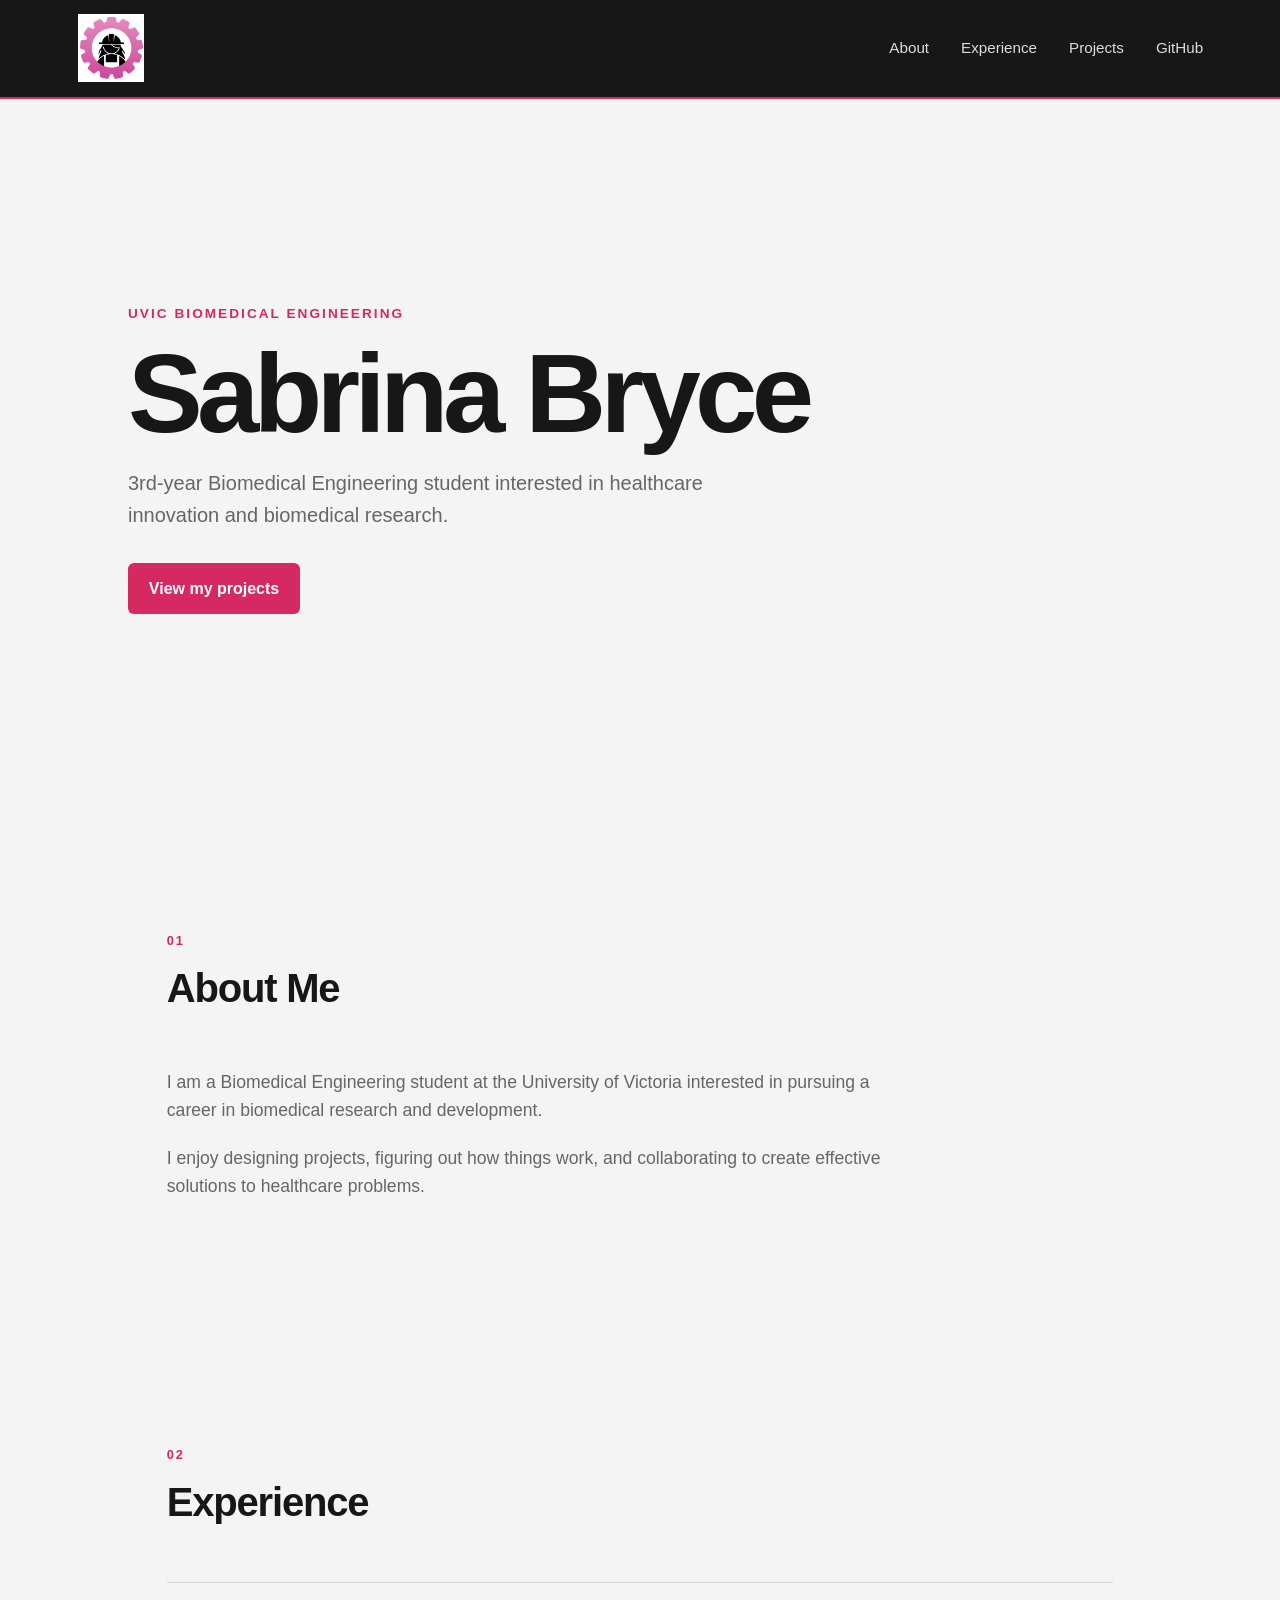
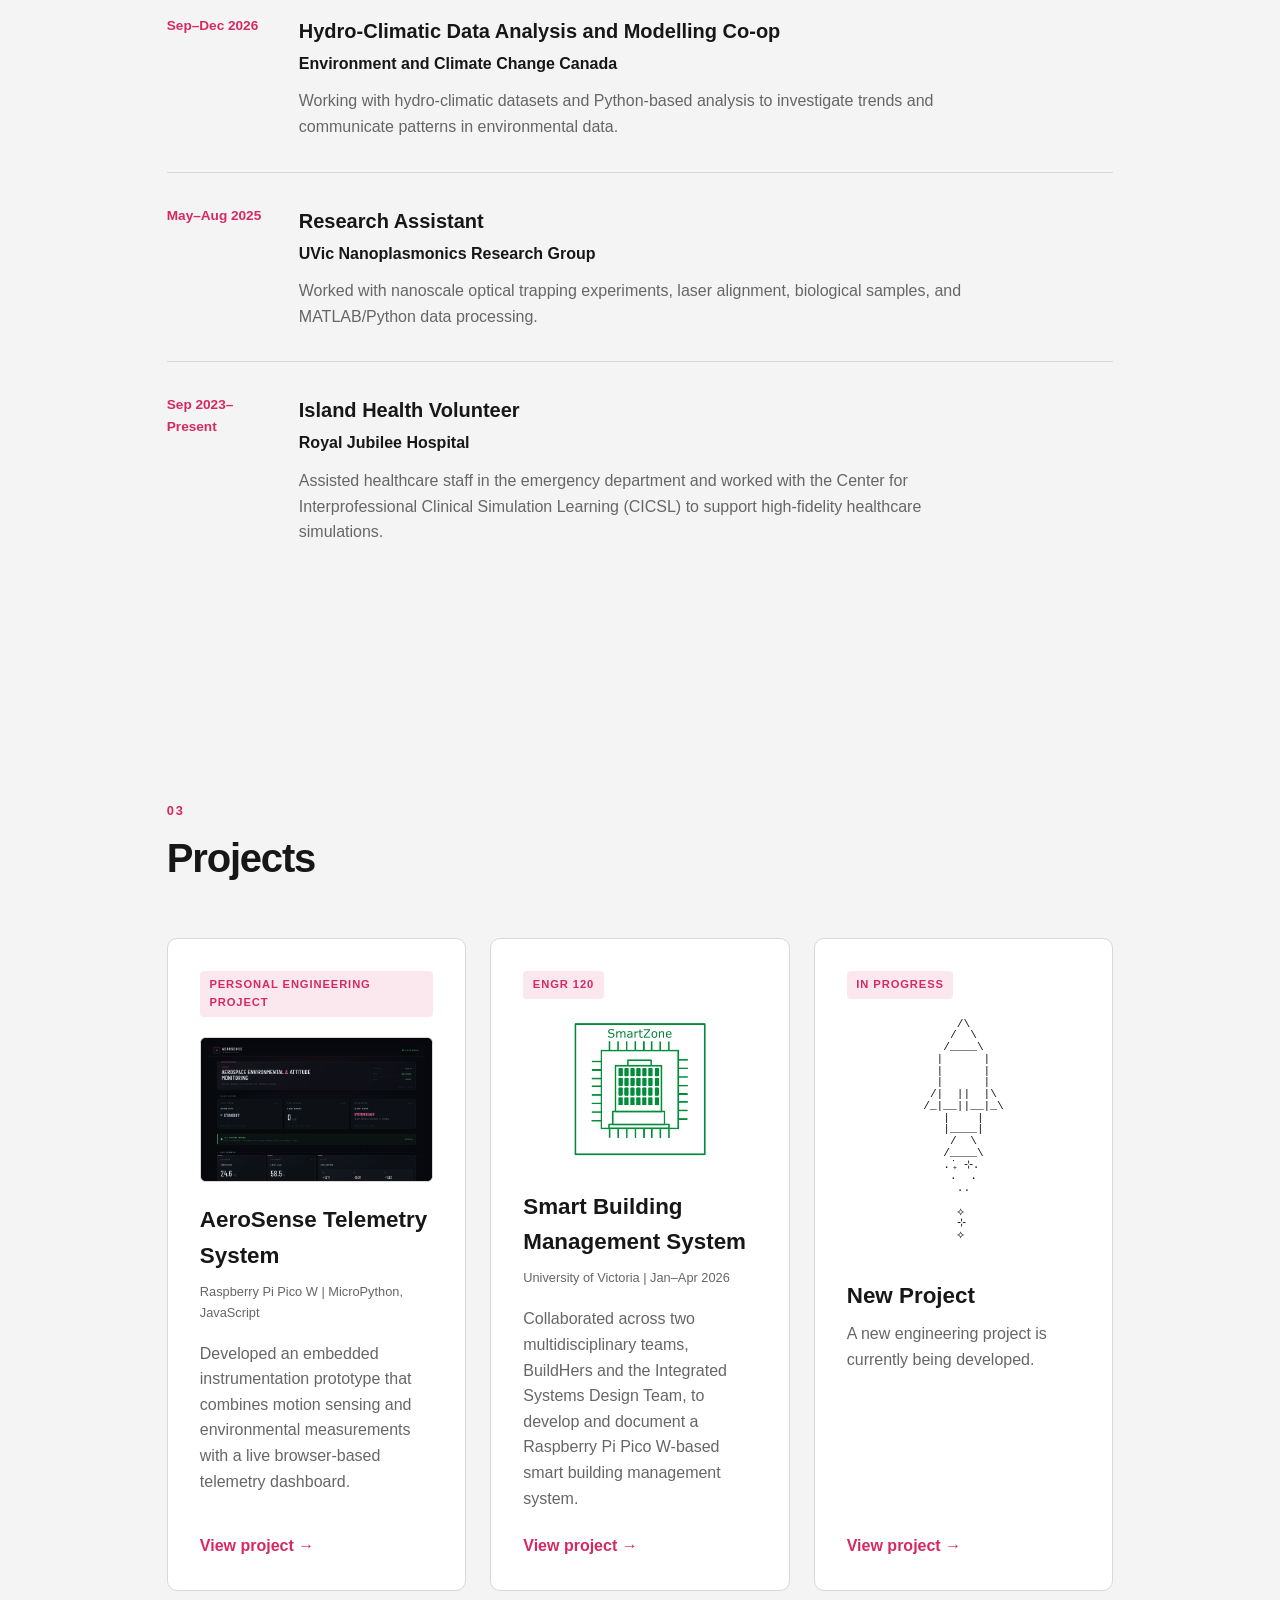
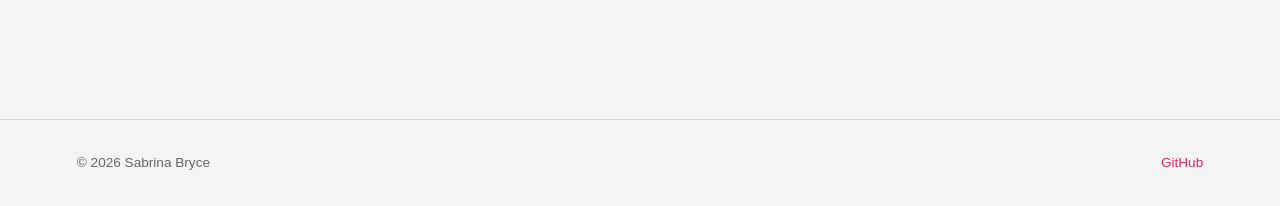
<file: index.html>
<!DOCTYPE html>
<html lang="en">
<head>
    <meta charset="UTF-8">
    <meta name="viewport" content="width=device-width, initial-scale=1.0">
    <meta name="description" content="Sabrina Bryce - Biomedical Engineering portfolio">
    <title>Sabrina Bryce | Biomedical Engineering</title>
    <link rel="stylesheet" href="style.css">
</head>
<body>
<header class="site-header">
    <a href="#home" class="logo-link">
        <img src="images/logo.png" alt="Sabrina Bryce logo" class="logo">
    </a>
    <nav class="navigation">
        <a href="#about">About</a>
        <a href="#experience">Experience</a>
        <a href="#projects">Projects</a>
        <a href="https://github.com/Sabrina25a" target="_blank" rel="noopener noreferrer">GitHub</a>
    </nav>
</header>
<main>
    <section id="home" class="hero">
        <div class="hero-content">
            <p class="eyebrow">UVIC BIOMEDICAL ENGINEERING</p>
            <h1>Sabrina Bryce</h1>
            <p class="hero-description">3rd-year Biomedical Engineering student interested in healthcare innovation and biomedical research.</p>
            <a href="#projects" class="primary-button">View my projects</a>
        </div>
    </section>

    <section id="about" class="content-section">
        <div class="section-heading">
            <p class="section-number">01</p>
            <h2>About Me</h2>
        </div>
        <div class="section-content">
            <p>I am a Biomedical Engineering student at the University of Victoria interested in pursuing a career in biomedical research and development.</p>
            <p>I enjoy designing projects, figuring out how things work, and collaborating to create effective solutions to healthcare problems.</p>
        </div>
    </section>

    <section id="experience" class="content-section">
        <div class="section-heading">
            <p class="section-number">02</p>
            <h2>Experience</h2>
        </div>
        <div class="experience-list">
            <article class="experience-item">
                <div class="experience-date">Sep–Dec 2026</div>
                <div>
                    <h3>Hydro-Climatic Data Analysis and Modelling Co-op</h3>
                    <p class="experience-organization">Environment and Climate Change Canada</p>
                    <p>Working with hydro-climatic datasets and Python-based analysis to investigate trends and communicate patterns in environmental data.</p>
                </div>
            </article>
            <article class="experience-item">
                <div class="experience-date">May–Aug 2025</div>
                <div>
                    <h3>Research Assistant</h3>
                    <p class="experience-organization">UVic Nanoplasmonics Research Group</p>
                    <p>Worked with nanoscale optical trapping experiments, laser alignment, biological samples, and MATLAB/Python data processing.</p>
                </div>
            </article>
            <article class="experience-item">
                <div class="experience-date">Sep 2023–Present</div>
                <div>
                    <h3>Island Health Volunteer</h3>
                    <p class="experience-organization">Royal Jubilee Hospital</p>
                    <p>Assisted healthcare staff in the emergency department and worked with the Center for Interprofessional Clinical Simulation Learning (CICSL) to support high-fidelity healthcare simulations.</p>
                </div>
            </article>
        </div>
    </section>

    <section id="projects" class="content-section projects-section">
        <div class="section-heading">
            <p class="section-number">03</p>
            <h2>Projects</h2>
        </div>
        <div class="project-grid">
            <a href="projects/aerosense.html" class="project-card">
                <div class="project-status">PERSONAL ENGINEERING PROJECT</div>
                <img src="images/AeroSenseDashboard.png" alt="AeroSense browser-based telemetry dashboard" class="project-card-preview">
                <h3>AeroSense Telemetry System</h3>
                <p class="project-meta">Raspberry Pi Pico W | MicroPython, JavaScript</p>
                <p>Developed an embedded instrumentation prototype that combines motion sensing and environmental measurements with a live browser-based telemetry dashboard.</p>
                <span class="project-link">View project →</span>
            </a>

            <a href="projects/smartzone.html" class="project-card">
                <div class="project-status">ENGR 120</div>
                <img src="images/SmartZoneLogo.png" alt="SmartZone logo" class="project-card-logo">
                <h3>Smart Building Management System</h3>
                <p class="project-meta">University of Victoria | Jan–Apr 2026</p>
                <p>Collaborated across two multidisciplinary teams, BuildHers and the Integrated Systems Design Team, to develop and document a Raspberry Pi Pico W-based smart building management system.</p>
                <span class="project-link">View project →</span>
            </a>

            <a href="projects/project1.html" class="project-card">
                <div class="project-status">IN PROGRESS</div>
                <pre class="rocket" aria-hidden="true">
       /\
      /  \
     /____\
    |      |
    |      |
    |      |
   /|  ||  |\
  /_|__||__|_\
     |    |
     |____|
      /  \
     /____\
     . ݁₊ ⊹.
      .  .
       ..

       ⟡
       ⊹
       ⟡
                </pre>
                <h3>New Project</h3>
                <p>A new engineering project is currently being developed.</p>
                <span class="project-link">View project →</span>
            </a>
        </div>
    </section>
</main>
<footer class="site-footer">
    <p>© 2026 Sabrina Bryce</p>
    <a href="https://github.com/Sabrina25a" target="_blank" rel="noopener noreferrer">GitHub</a>
</footer>
</body>
</html>
</file>
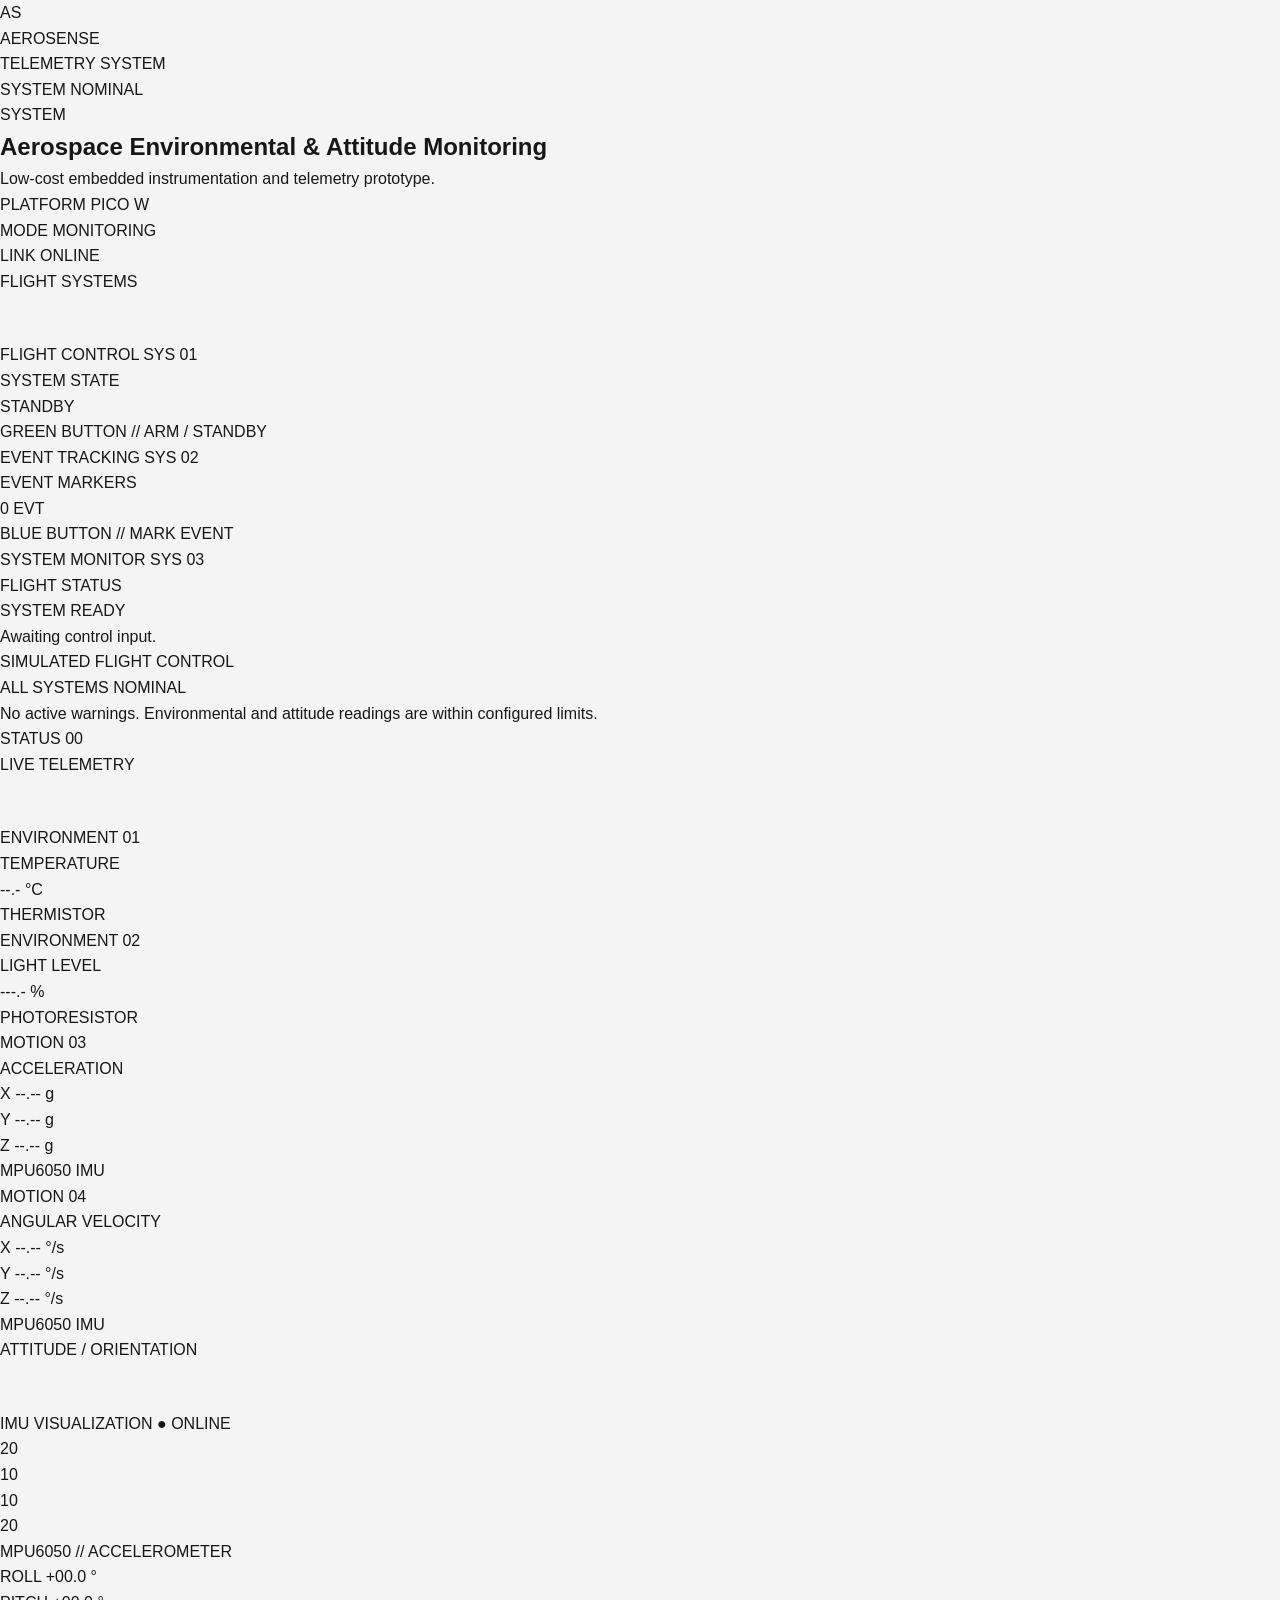
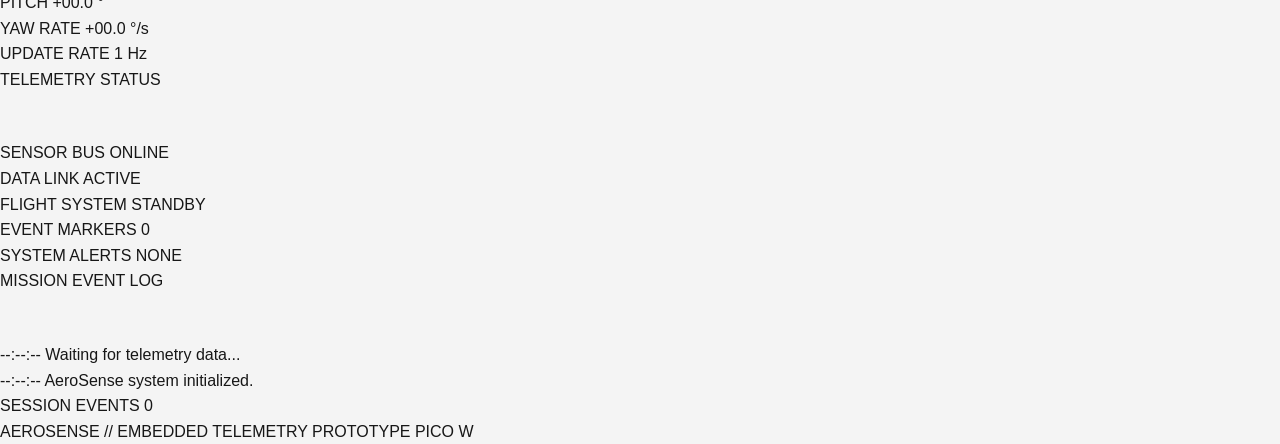
<file: projects/aerosense/web/index.html>
<!DOCTYPE html>
<html lang="en">
<head>
    <meta charset="UTF-8">
    <meta name="viewport" content="width=device-width, initial-scale=1.0">
    <meta name="theme-color" content="#07090d">
<title>AeroSense // Telemetry System</title>
<link rel="stylesheet" href="/style.css">
</head>
<body>
<div class="background-grid"></div>
<header class="topbar">
    <div class="brand">
        <div class="brand-mark">AS</div>
        <div>
            <div class="brand-name">AEROSENSE</div>
            <div class="brand-subtitle">TELEMETRY SYSTEM</div>
        </div>
    </div>
    <div class="system-status">
        <span class="status-dot"></span>
        <span>SYSTEM NOMINAL</span>
    </div>
</header>
<main>
    <!-- Mission information -->
    <section class="mission-panel">
        <div>
            <div class="section-label">SYSTEM</div>
            <h1>
                Aerospace Environmental
                <span>&amp;</span>
                Attitude Monitoring
            </h1>
            <p>
                Low-cost embedded instrumentation
                and telemetry prototype.
            </p>
        </div>
        <div class="mission-info">
            <div class="info-item">
                <span class="label">PLATFORM</span>
                <span class="value">PICO W</span>
            </div>
            <div class="info-item">
                <span class="label">MODE</span>
                <span class="value active">MONITORING</span>
            </div>
            <div class="info-item">
                <span class="label">LINK</span>
                <span class="value active" id="link-status">ONLINE</span>
            </div>
        </div>
    </section>
    <!-- Flight systems -->
    <section class="flight-systems-section">
        <div class="section-heading">
            <span>FLIGHT SYSTEMS</span>
            <span class="section-line"></span>
        </div>
        <div class="flight-systems-grid">
            <article class="flight-system-card">
                <div class="card-header">
                    <span class="card-label">FLIGHT CONTROL</span>
                    <span class="card-index">SYS 01</span>
                </div>
                <div class="card-title">SYSTEM STATE</div>
                <div class="flight-state-row">
                    <span class="flight-state-indicator" id="flight-state-indicator"></span>
                    <span class="flight-state-value" id="flight-state-value">
                        STANDBY
                    </span>
                </div>
                <div class="card-footer">
                    GREEN BUTTON // ARM / STANDBY
                </div>
            </article>
            <article class="flight-system-card">
                <div class="card-header">
                    <span class="card-label">EVENT TRACKING</span>
                    <span class="card-index">SYS 02</span>
                </div>
                <div class="card-title">EVENT MARKERS</div>
                <div class="measurement">
                    <span class="measurement-value" id="marker-count">0</span>
                    <span class="measurement-unit">EVT</span>
                </div>
                <div class="card-footer">
                    BLUE BUTTON // MARK EVENT
                </div>
            </article>
            <article class="flight-system-card">
                <div class="card-header">
                    <span class="card-label">SYSTEM MONITOR</span>
                    <span class="card-index">SYS 03</span>
                </div>
                <div class="card-title">FLIGHT STATUS</div>
                <div class="flight-status-value" id="flight-status-summary">
                    SYSTEM READY
                </div>
                <div class="flight-status-description" id="flight-status-description">
                    Awaiting control input.
                </div>
                <div class="card-footer">
                    SIMULATED FLIGHT CONTROL
                </div>
            </article>
        </div>
    </section>
    <!-- System warning banner -->
    <section class="warning-banner" id="warning-banner" role="status" aria-live="polite">
        <div class="warning-indicator" id="warning-indicator"></div>

        <div class="warning-content">
            <div class="warning-heading" id="warning-heading">
                ALL SYSTEMS NOMINAL
            </div>

            <div class="warning-message" id="warning-message">
                No active warnings. Environmental and attitude readings are within configured limits.
            </div>
        </div>

        <div class="warning-code" id="warning-code">
            STATUS 00
        </div>
    </section>
    <!-- Live telemetry -->
    <section>
        <div class="section-heading">
            <span>LIVE TELEMETRY</span>
            <span class="section-line"></span>
        </div>
        <div class="telemetry-grid">
            <!-- Temperature -->
            <article class="telemetry-card">
                <div class="card-header">
                    <span class="card-label">ENVIRONMENT</span>
                    <span class="card-index">01</span>
                </div>
                <div class="card-title">TEMPERATURE</div>
                <div class="measurement">
                    <span id="temperature-value" class="measurement-value">--.-</span>
                    <span class="measurement-unit">°C</span>
                </div>
                <div class="card-footer">THERMISTOR</div>
            </article>
            <!-- Light -->
            <article class="telemetry-card">
                <div class="card-header">
                    <span class="card-label">ENVIRONMENT</span>
                    <span class="card-index">02</span>
                </div>
                <div class="card-title">LIGHT LEVEL</div>
                <div class="measurement">
                    <span id="light-value" class="measurement-value">---.-</span>
                    <span class="measurement-unit">%</span>
                </div>
                <div class="card-footer">PHOTORESISTOR</div>
            </article>
            <!-- Acceleration -->
            <article class="telemetry-card large-card">
                <div class="card-header">
                    <span class="card-label">MOTION</span>
                    <span class="card-index">03</span>
                </div>
                <div class="card-title">ACCELERATION</div>
                <div class="axis-grid">
                    <div class="axis">
                        <span class="axis-label">X</span>
                        <span id="accel-x-value" class="axis-value">--.--</span>
                        <span class="axis-unit">g</span>
                    </div>
                    <div class="axis">
                        <span class="axis-label">Y</span>
                        <span id="accel-y-value" class="axis-value">--.--</span>
                        <span class="axis-unit">g</span>
                    </div>
                    <div class="axis">
                        <span class="axis-label">Z</span>
                        <span id="accel-z-value" class="axis-value">--.--</span>
                        <span class="axis-unit">g</span>
                    </div>
                </div>
                <div class="card-footer">MPU6050 IMU</div>
            </article>
            <!-- Gyroscope -->
            <article class="telemetry-card large-card">
                <div class="card-header">
                    <span class="card-label">MOTION</span>
                    <span class="card-index">04</span>
                </div>
                <div class="card-title">ANGULAR VELOCITY</div>
                <div class="axis-grid">
                    <div class="axis">
                        <span class="axis-label">X</span>
                        <span id="gyro-x-value" class="axis-value">--.--</span>
                        <span class="axis-unit">°/s</span>
                    </div>
                    <div class="axis">
                        <span class="axis-label">Y</span>
                        <span id="gyro-y-value" class="axis-value">--.--</span>
                        <span class="axis-unit">°/s</span>
                    </div>
                    <div class="axis">
                        <span class="axis-label">Z</span>
                        <span id="gyro-z-value" class="axis-value">--.--</span>
                        <span class="axis-unit">°/s</span>
                    </div>
                </div>
                <div class="card-footer">MPU6050 IMU</div>
            </article>
        </div>
    </section>
    <!-- Attitude display -->
    <section class="attitude-section">
        <div class="section-heading">
            <span>ATTITUDE / ORIENTATION</span>
            <span class="section-line"></span>
        </div>
        <div class="attitude-layout">
            <div class="attitude-display">
                <div class="attitude-header">
                    <span>IMU VISUALIZATION</span>
                    <span class="imu-online">● ONLINE</span>
                </div>
                <div class="horizon">
                    <div class="horizon-scene" id="horizon-scene">
                        <div class="horizon-sky"></div>
                        <div class="horizon-ground"></div>
                        <div class="horizon-line"></div>
                        <div class="pitch-ladder">
                            <div class="pitch-mark pitch-plus-20">
                                <span></span><span>20</span><span></span>
                            </div>
                            <div class="pitch-mark pitch-plus-10">
                                <span></span><span>10</span><span></span>
                            </div>
                            <div class="pitch-mark pitch-minus-10">
                                <span></span><span>10</span><span></span>
                            </div>
                            <div class="pitch-mark pitch-minus-20">
                                <span></span><span>20</span><span></span>
                            </div>
                        </div>
                    </div>
                    <div class="horizon-center">
                        <span class="aircraft-wing aircraft-wing-left"></span>
                        <span class="aircraft-center"></span>
                        <span class="aircraft-wing aircraft-wing-right"></span>
                    </div>
                    <div class="roll-indicator" id="roll-indicator">
                        <span class="roll-tick roll-tick-left"></span>
                        <span class="roll-tick roll-tick-right"></span>
                        <span class="roll-tick roll-tick-top"></span>
                    </div>
                </div>
                <div class="attitude-caption">
                    MPU6050 // ACCELEROMETER
                </div>
            </div>
            <!-- Numerical attitude -->
            <div class="attitude-values">
                <div class="attitude-value">
                    <span class="attitude-label">ROLL</span>
                    <span id="roll-value" class="attitude-number">+00.0</span>
                    <span class="attitude-unit">°</span>
                </div>
                <div class="attitude-value">
                    <span class="attitude-label">PITCH</span>
                    <span id="pitch-value" class="attitude-number">+00.0</span>
                    <span class="attitude-unit">°</span>
                </div>
                <div class="attitude-value">
                    <span class="attitude-label">YAW RATE</span>
                    <span id="yaw-rate-value" class="attitude-number">+00.0</span>
                    <span class="attitude-unit">°/s</span>
                </div>
                <div class="attitude-value">
                    <span class="attitude-label">UPDATE RATE</span>
                    <span class="attitude-number">1</span>
                    <span class="attitude-unit">Hz</span>
                </div>
            </div>
        </div>
    </section>
    <!-- Bottom status and event log -->
    <section class="bottom-grid">
        <div class="status-panel">
            <div class="section-heading">
                <span>TELEMETRY STATUS</span>
                <span class="section-line"></span>
            </div>
            <div class="status-row">
                <span>SENSOR BUS</span>
                <span class="online" id="sensor-bus-status">ONLINE</span>
            </div>
            <div class="status-row">
                <span>DATA LINK</span>
                <span class="online" id="data-link-status">ACTIVE</span>
            </div>
            <div class="status-row">
                <span>FLIGHT SYSTEM</span>
                <span class="online" id="flight-system-status">STANDBY</span>
            </div>
            <div class="status-row">
                <span>EVENT MARKERS</span>
                <span class="online" id="event-counter-status">0</span>
            </div>
            <div class="status-row">
                <span>SYSTEM ALERTS</span>
                <span class="online" id="alert-status">NONE</span>
            </div>
        </div>
        <div class="event-panel">
            <div class="section-heading">
                <span>MISSION EVENT LOG</span>
                <span class="section-line"></span>
            </div>
            <div class="event-log" id="event-log" aria-live="polite">
                <div class="event">
                    <span class="event-time">--:--:--</span>
                    <span>Waiting for telemetry data...</span>
                </div>
                <div class="event">
                    <span class="event-time">--:--:--</span>
                    <span>AeroSense system initialized.</span>
                </div>
            </div>
            <div class="event-log-footer">
                <span>SESSION EVENTS</span>
                <span id="session-event-count">0</span>
            </div>
        </div>
    </section>
</main>
<footer>
    AEROSENSE // EMBEDDED TELEMETRY PROTOTYPE
    <span>PICO W</span>
</footer>
<script src="/script.js"></script>
</body>
</html>
</file>
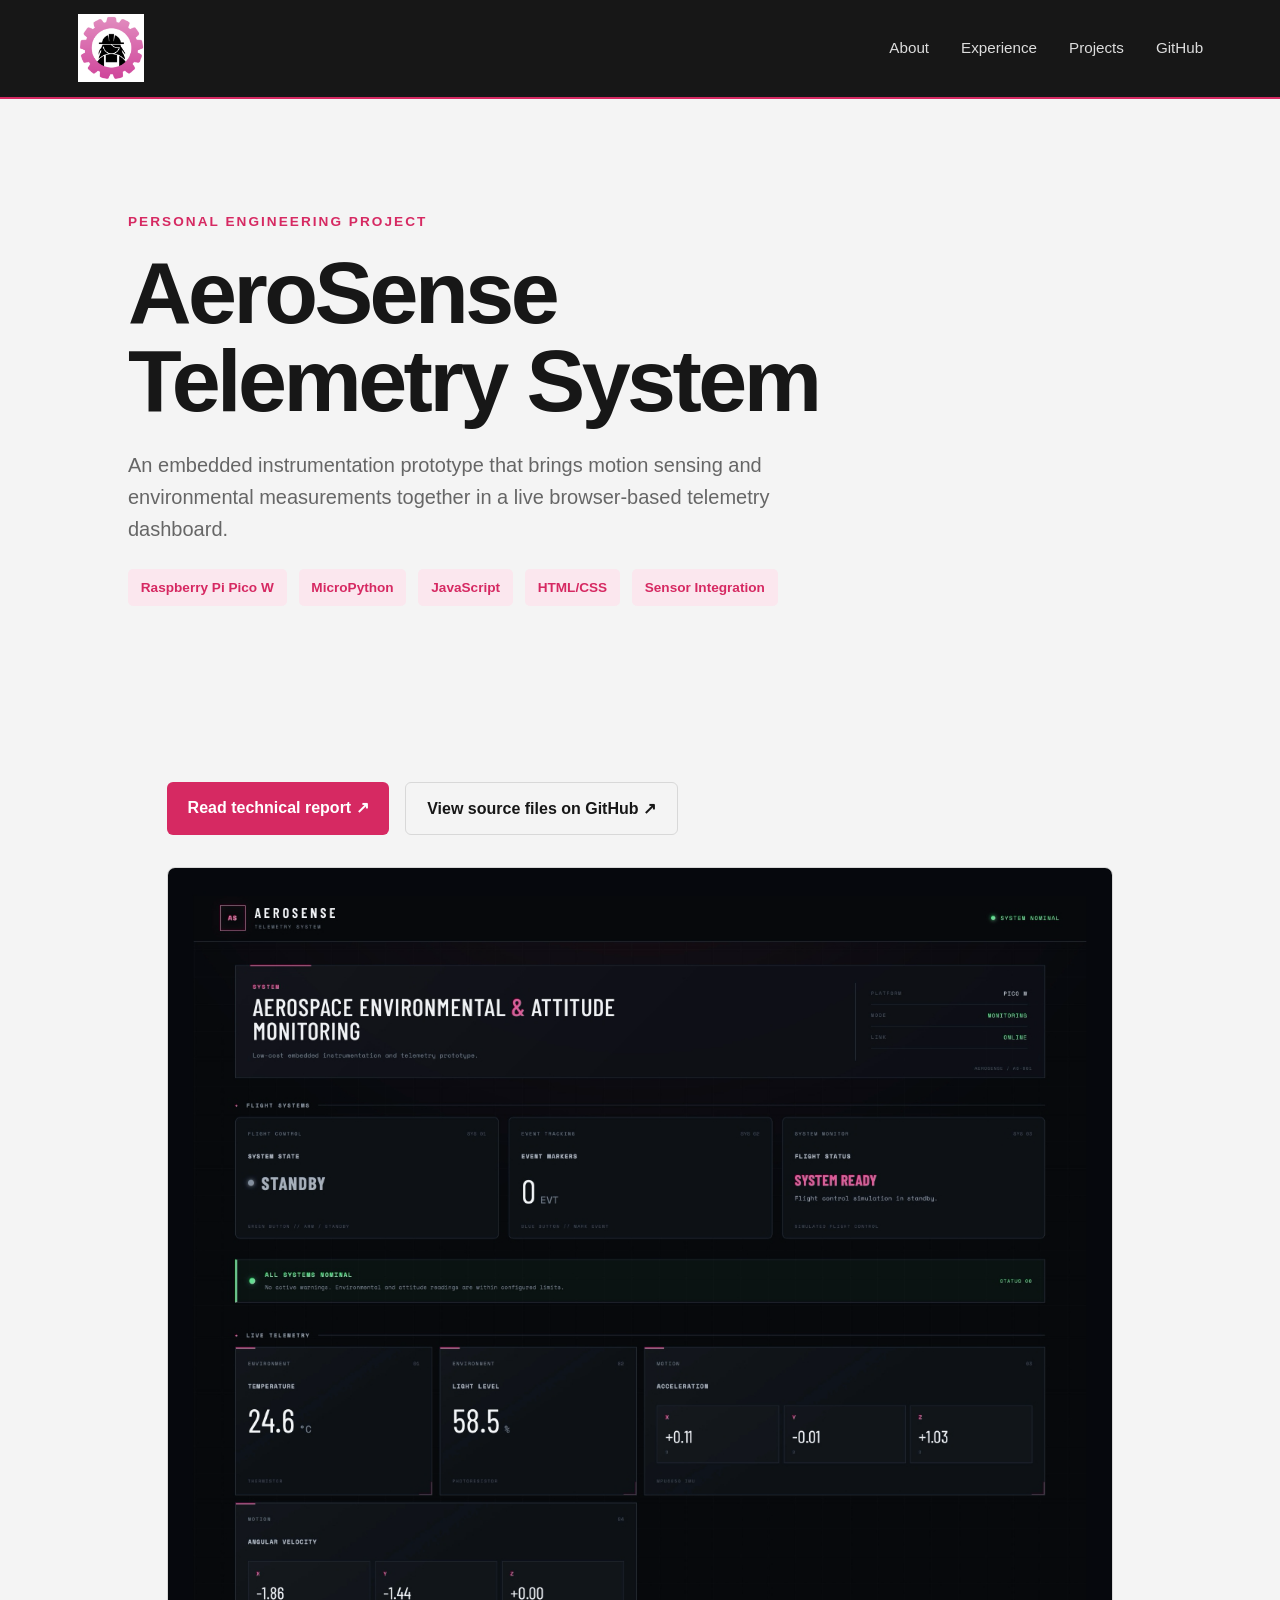
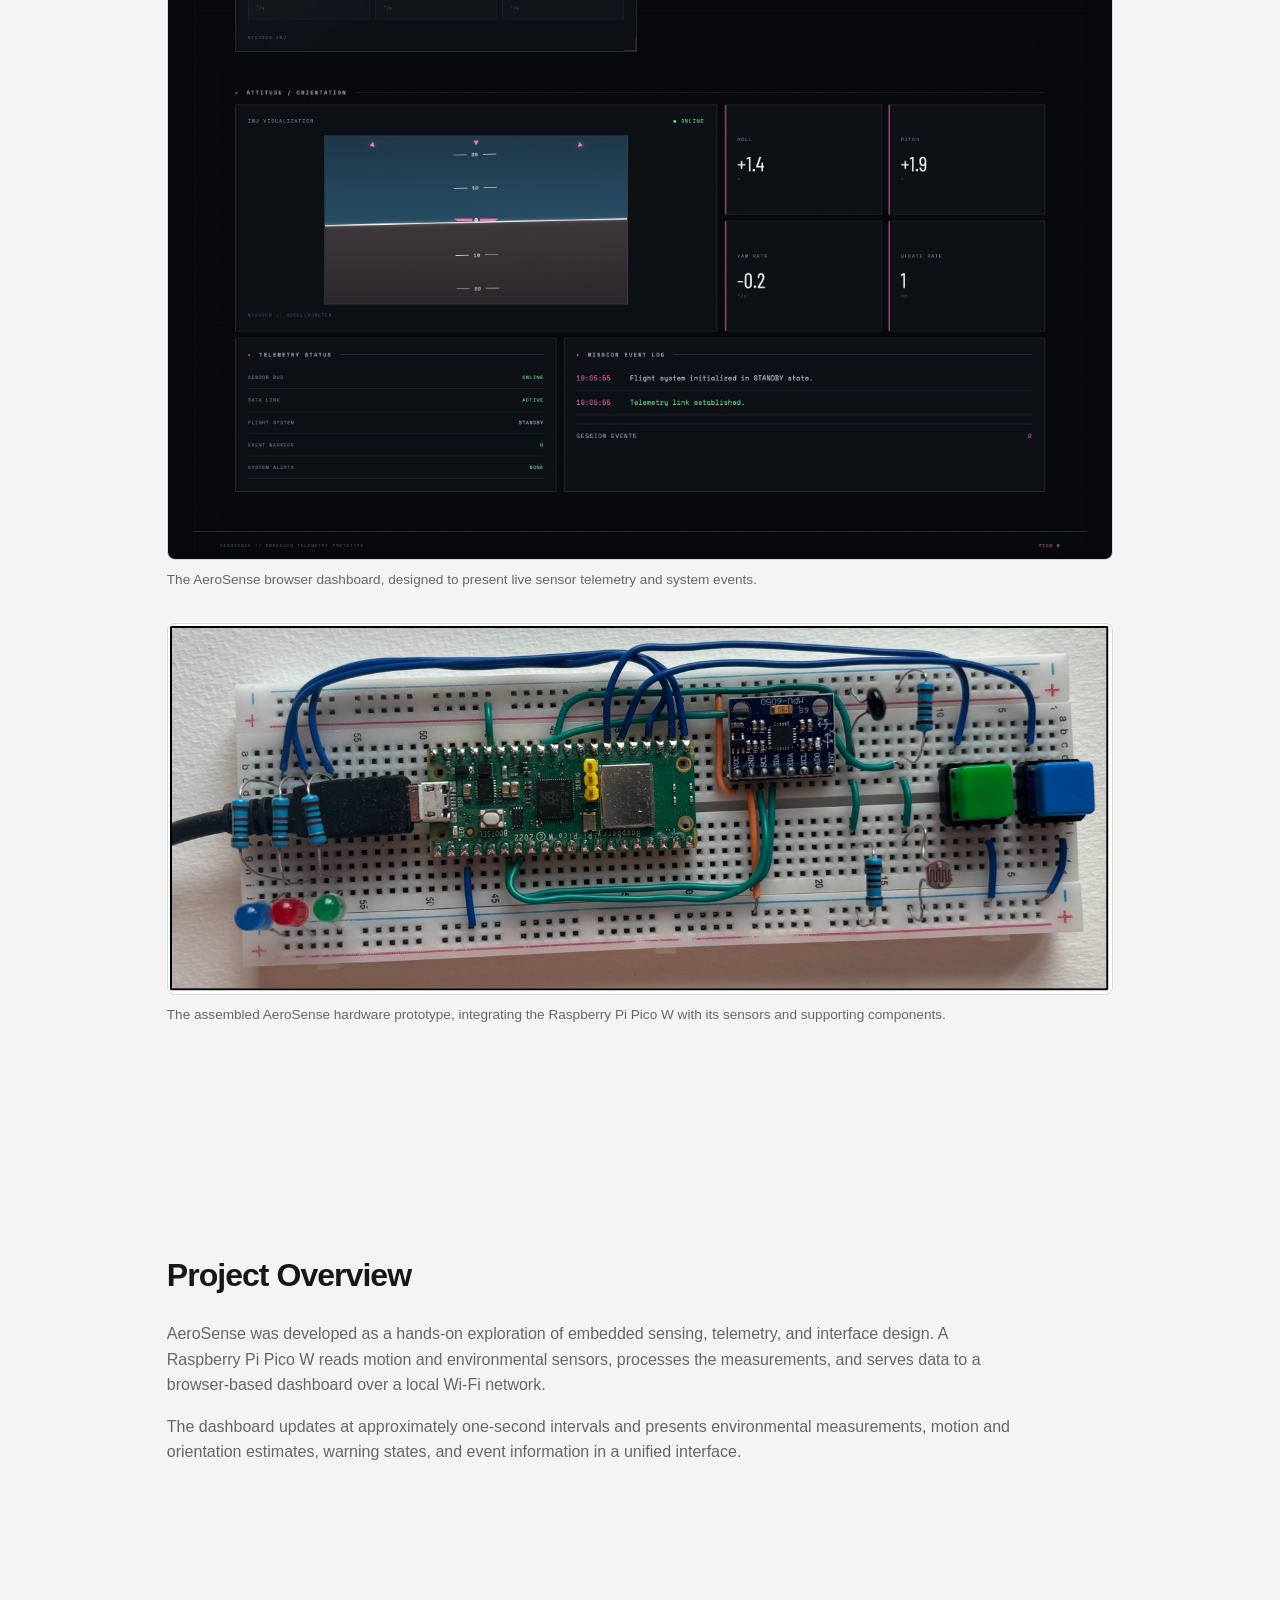
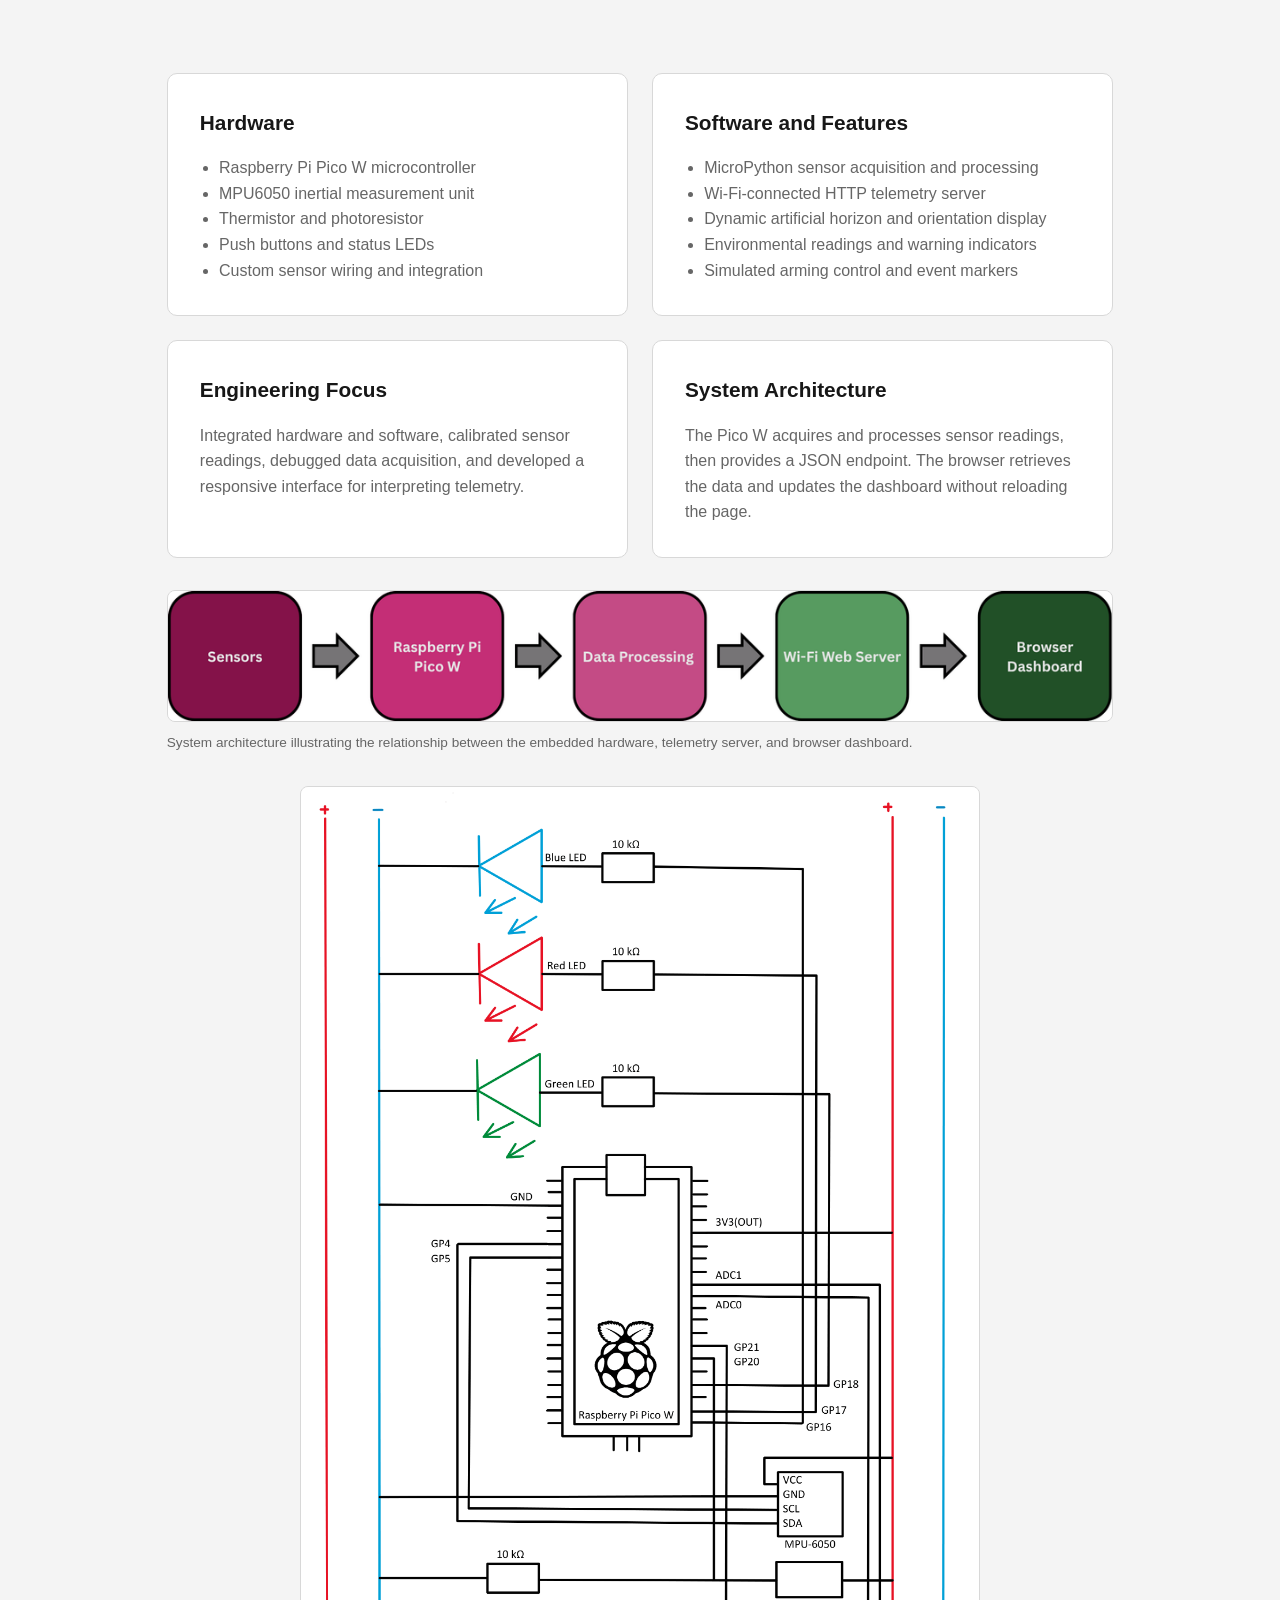
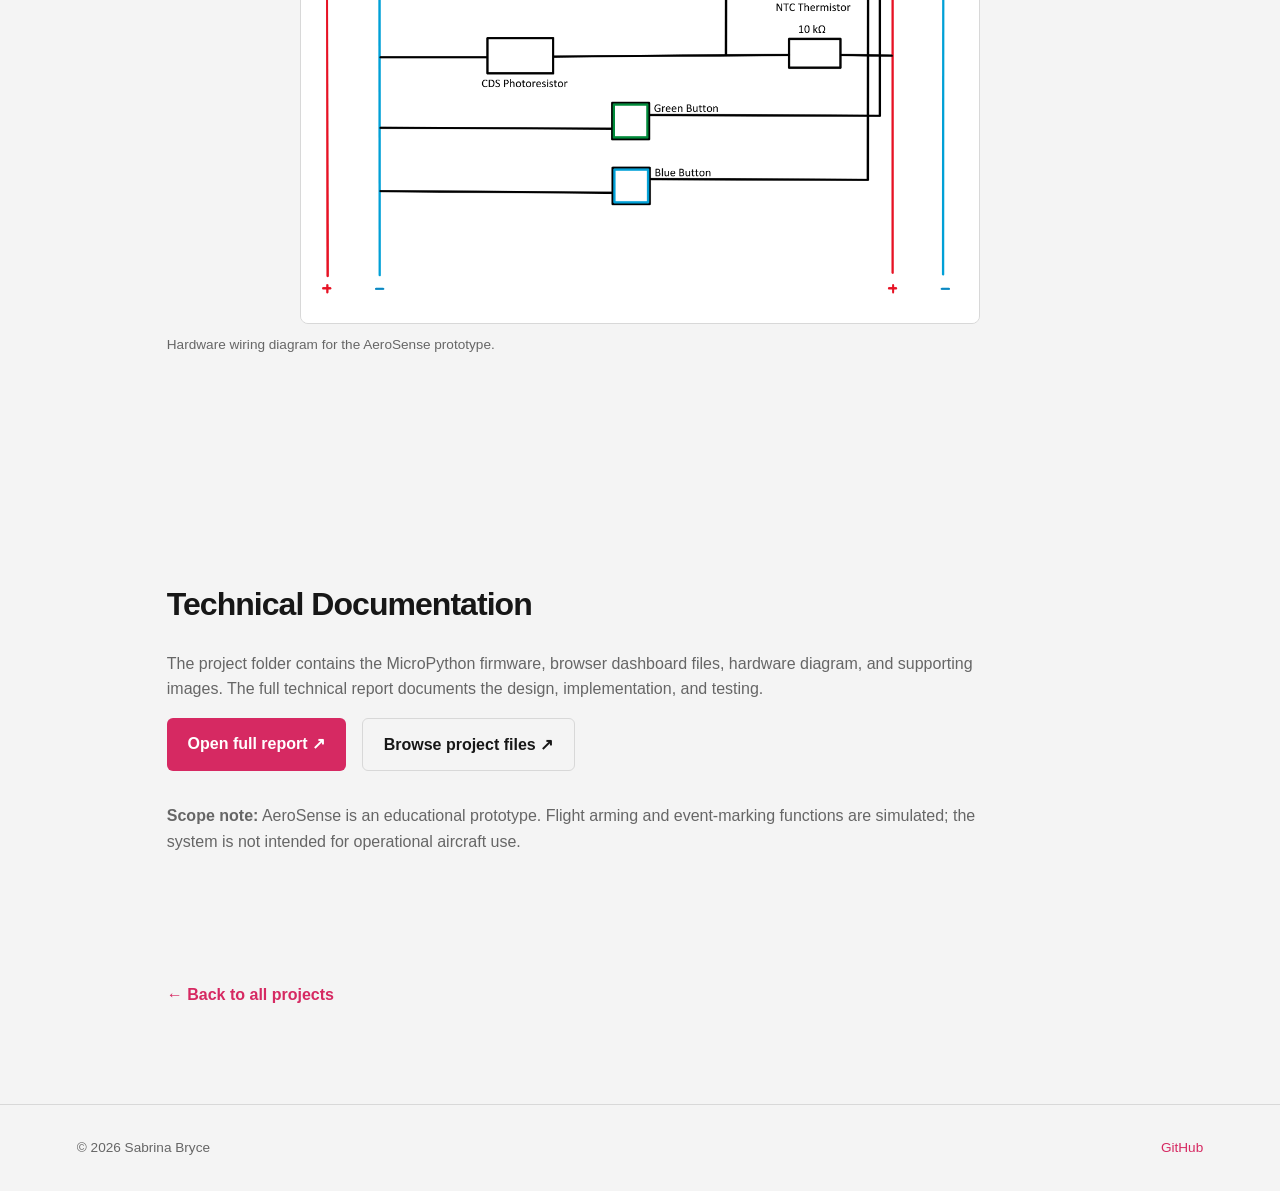
<file: projects/aerosense.html>
<!DOCTYPE html>
<html lang="en">
<head>
    <meta charset="UTF-8">
    <meta name="viewport" content="width=device-width, initial-scale=1.0">
    <meta name="description" content="AeroSense, a Raspberry Pi Pico W-based telemetry and instrumentation prototype by Sabrina Bryce.">
    <title>AeroSense Telemetry System | Sabrina Bryce</title>
    <link rel="stylesheet" href="../style.css">
</head>
<body>
<header class="site-header">
    <a href="../index.html#home" class="logo-link"><img src="../images/logo.png" alt="Sabrina Bryce logo" class="logo"></a>
    <nav class="navigation">
        <a href="../index.html#about">About</a>
        <a href="../index.html#experience">Experience</a>
        <a href="../index.html#projects">Projects</a>
        <a href="https://github.com/Sabrina25a" target="_blank" rel="noopener noreferrer">GitHub</a>
    </nav>
</header>
<main>
    <section class="project-hero">
        <div class="project-hero-content">
            <p class="eyebrow">PERSONAL ENGINEERING PROJECT</p>
            <h1>AeroSense<br>Telemetry System</h1>
            <p class="project-intro">An embedded instrumentation prototype that brings motion sensing and environmental measurements together in a live browser-based telemetry dashboard.</p>
            <div class="skills-list" style="margin-top: 1.5rem;">
                <span>Raspberry Pi Pico W</span><span>MicroPython</span><span>JavaScript</span><span>HTML/CSS</span><span>Sensor Integration</span>
            </div>
        </div>
    </section>

    <section class="project-section">
        <div class="project-resources">
            <a class="primary-button" href="../documents/AeroSense.pdf" target="_blank" rel="noopener noreferrer">Read technical report ↗</a>
            <a class="secondary-button" href="https://github.com/Sabrina25a/Sabrina25a.github.io/tree/main/projects/aerosense" target="_blank" rel="noopener noreferrer">View source files on GitHub ↗</a>
        </div>
        <figure class="project-figure">
            <img src="aerosense/docs/images/dashboard.png" alt="AeroSense telemetry dashboard showing sensor data, orientation, and system status">
            <figcaption>The AeroSense browser dashboard, designed to present live sensor telemetry and system events.</figcaption>
        </figure>
        <figure class="project-figure">
            <img src="aerosense/docs/images/prototype.jpg" alt="Photograph of the assembled AeroSense hardware prototype">
            <figcaption>The assembled AeroSense hardware prototype, integrating the Raspberry Pi Pico W with its sensors and supporting components.</figcaption>
        </figure>
    </section>

    <section class="project-section">
        <h2>Project Overview</h2>
        <p>AeroSense was developed as a hands-on exploration of embedded sensing, telemetry, and interface design. A Raspberry Pi Pico W reads motion and environmental sensors, processes the measurements, and serves data to a browser-based dashboard over a local Wi-Fi network.</p>
        <p>The dashboard updates at approximately one-second intervals and presents environmental measurements, motion and orientation estimates, warning states, and event information in a unified interface.</p>
    </section>

    <section class="project-section">
        <div class="project-content-grid">
            <article class="project-detail-card">
                <h3>Hardware</h3>
                <ul>
                    <li>Raspberry Pi Pico W microcontroller</li>
                    <li>MPU6050 inertial measurement unit</li>
                    <li>Thermistor and photoresistor</li>
                    <li>Push buttons and status LEDs</li>
                    <li>Custom sensor wiring and integration</li>
                </ul>
            </article>
            <article class="project-detail-card">
                <h3>Software and Features</h3>
                <ul>
                    <li>MicroPython sensor acquisition and processing</li>
                    <li>Wi-Fi-connected HTTP telemetry server</li>
                    <li>Dynamic artificial horizon and orientation display</li>
                    <li>Environmental readings and warning indicators</li>
                    <li>Simulated arming control and event markers</li>
                </ul>
            </article>
            <article class="project-detail-card">
                <h3>Engineering Focus</h3>
                <p>Integrated hardware and software, calibrated sensor readings, debugged data acquisition, and developed a responsive interface for interpreting telemetry.</p>
            </article>
            <article class="project-detail-card">
                <h3>System Architecture</h3>
                <p>The Pico W acquires and processes sensor readings, then provides a JSON endpoint. The browser retrieves the data and updates the dashboard without reloading the page.</p>
            </article>
        </div>
        <figure class="project-figure">
            <img src="aerosense/docs/images/system_architecture.png" alt="AeroSense system architecture diagram">
            <figcaption>System architecture illustrating the relationship between the embedded hardware, telemetry server, and browser dashboard.</figcaption>
        </figure>
        <figure class="project-figure wiring-figure">
            <img src="aerosense/hardware/wiring_diagram.png" alt="AeroSense sensor and microcontroller wiring diagram">
            <figcaption>Hardware wiring diagram for the AeroSense prototype.</figcaption>
        </figure>
    </section>

    <section class="project-section">
        <h2>Technical Documentation</h2>
        <p>The project folder contains the MicroPython firmware, browser dashboard files, hardware diagram, and supporting images. The full technical report documents the design, implementation, and testing.</p>
        <div class="project-resources">
            <a class="primary-button" href="../documents/AeroSense.pdf" target="_blank" rel="noopener noreferrer">Open full report ↗</a>
            <a class="secondary-button" href="https://github.com/Sabrina25a/Sabrina25a.github.io/tree/main/projects/aerosense" target="_blank" rel="noopener noreferrer">Browse project files ↗</a>
        </div>
        <p><strong>Scope note:</strong> AeroSense is an educational prototype. Flight arming and event-marking functions are simulated; the system is not intended for operational aircraft use.</p>
    </section>
    <div class="project-navigation"><a href="../index.html#projects">← Back to all projects</a></div>
</main>
<footer class="site-footer">
    <p>© 2026 Sabrina Bryce</p>
    <a href="https://github.com/Sabrina25a" target="_blank" rel="noopener noreferrer">GitHub</a>
</footer>
</body>
</html>
</file>
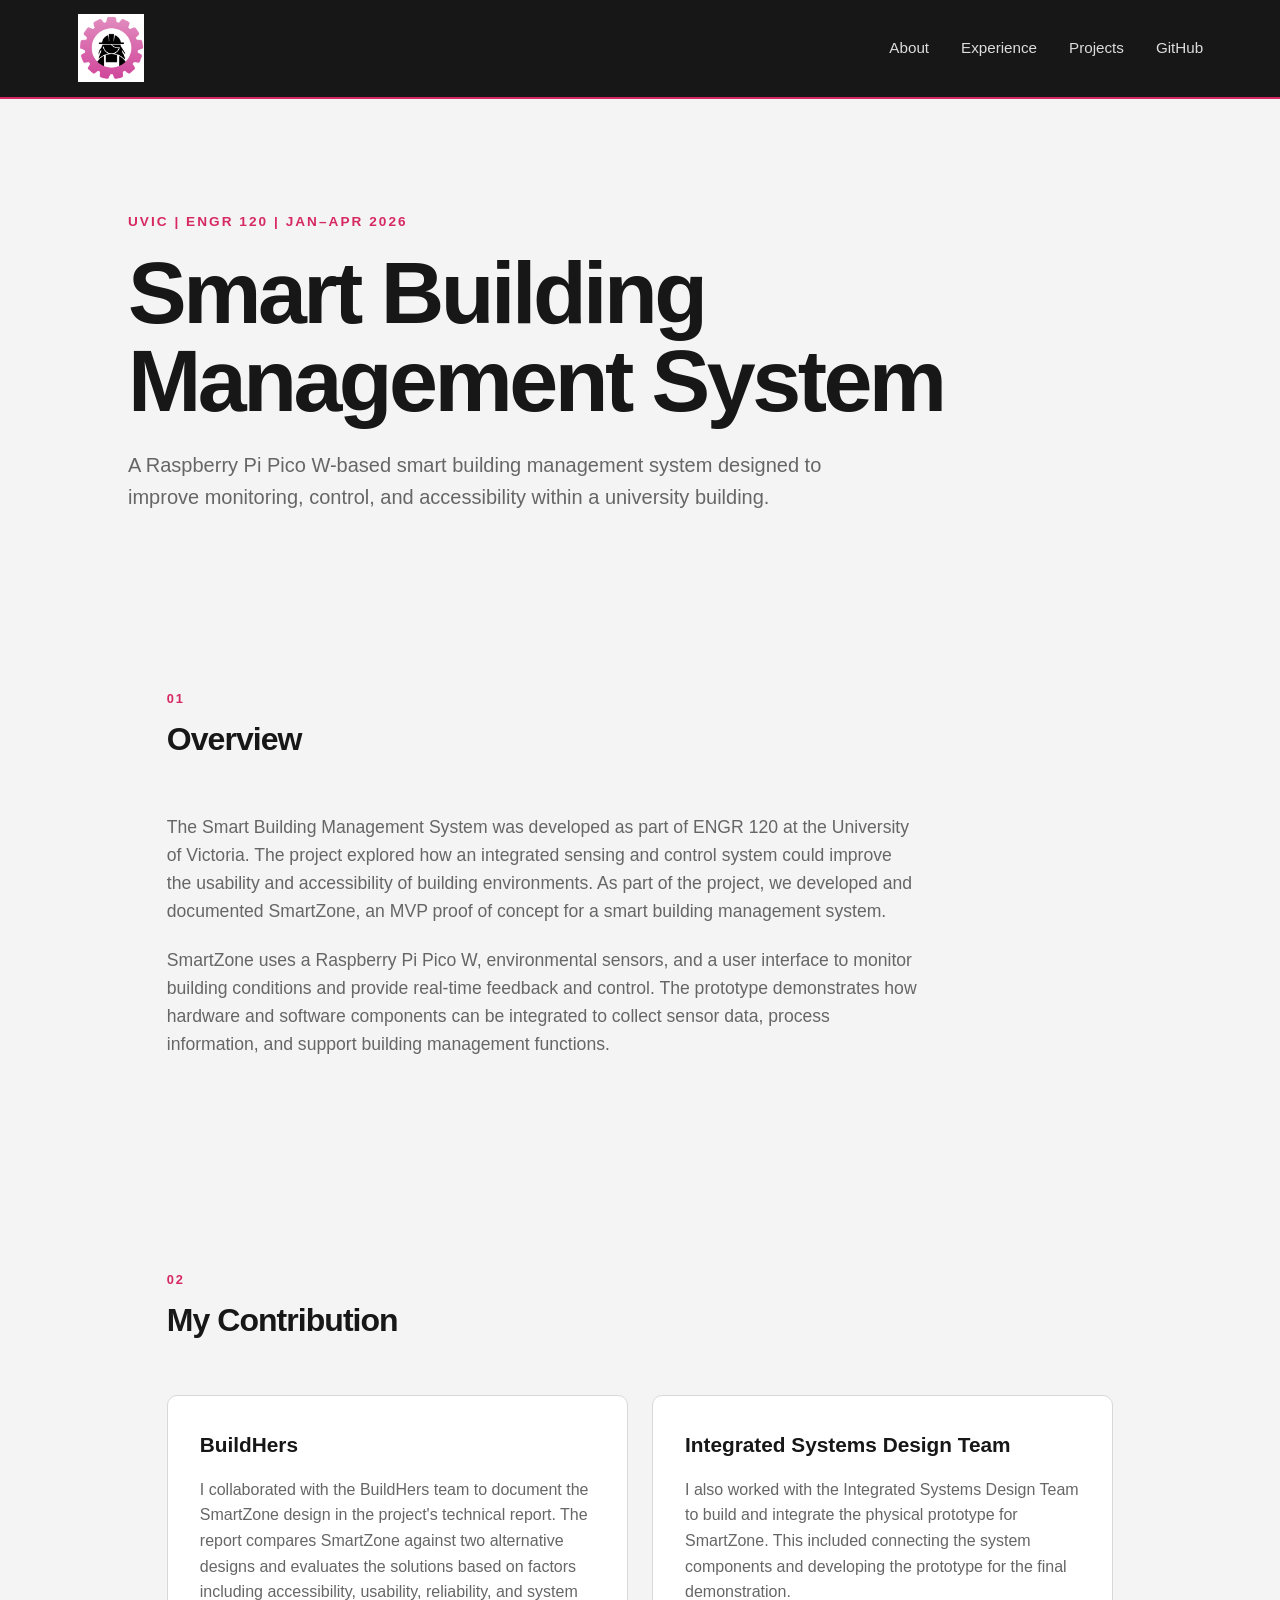
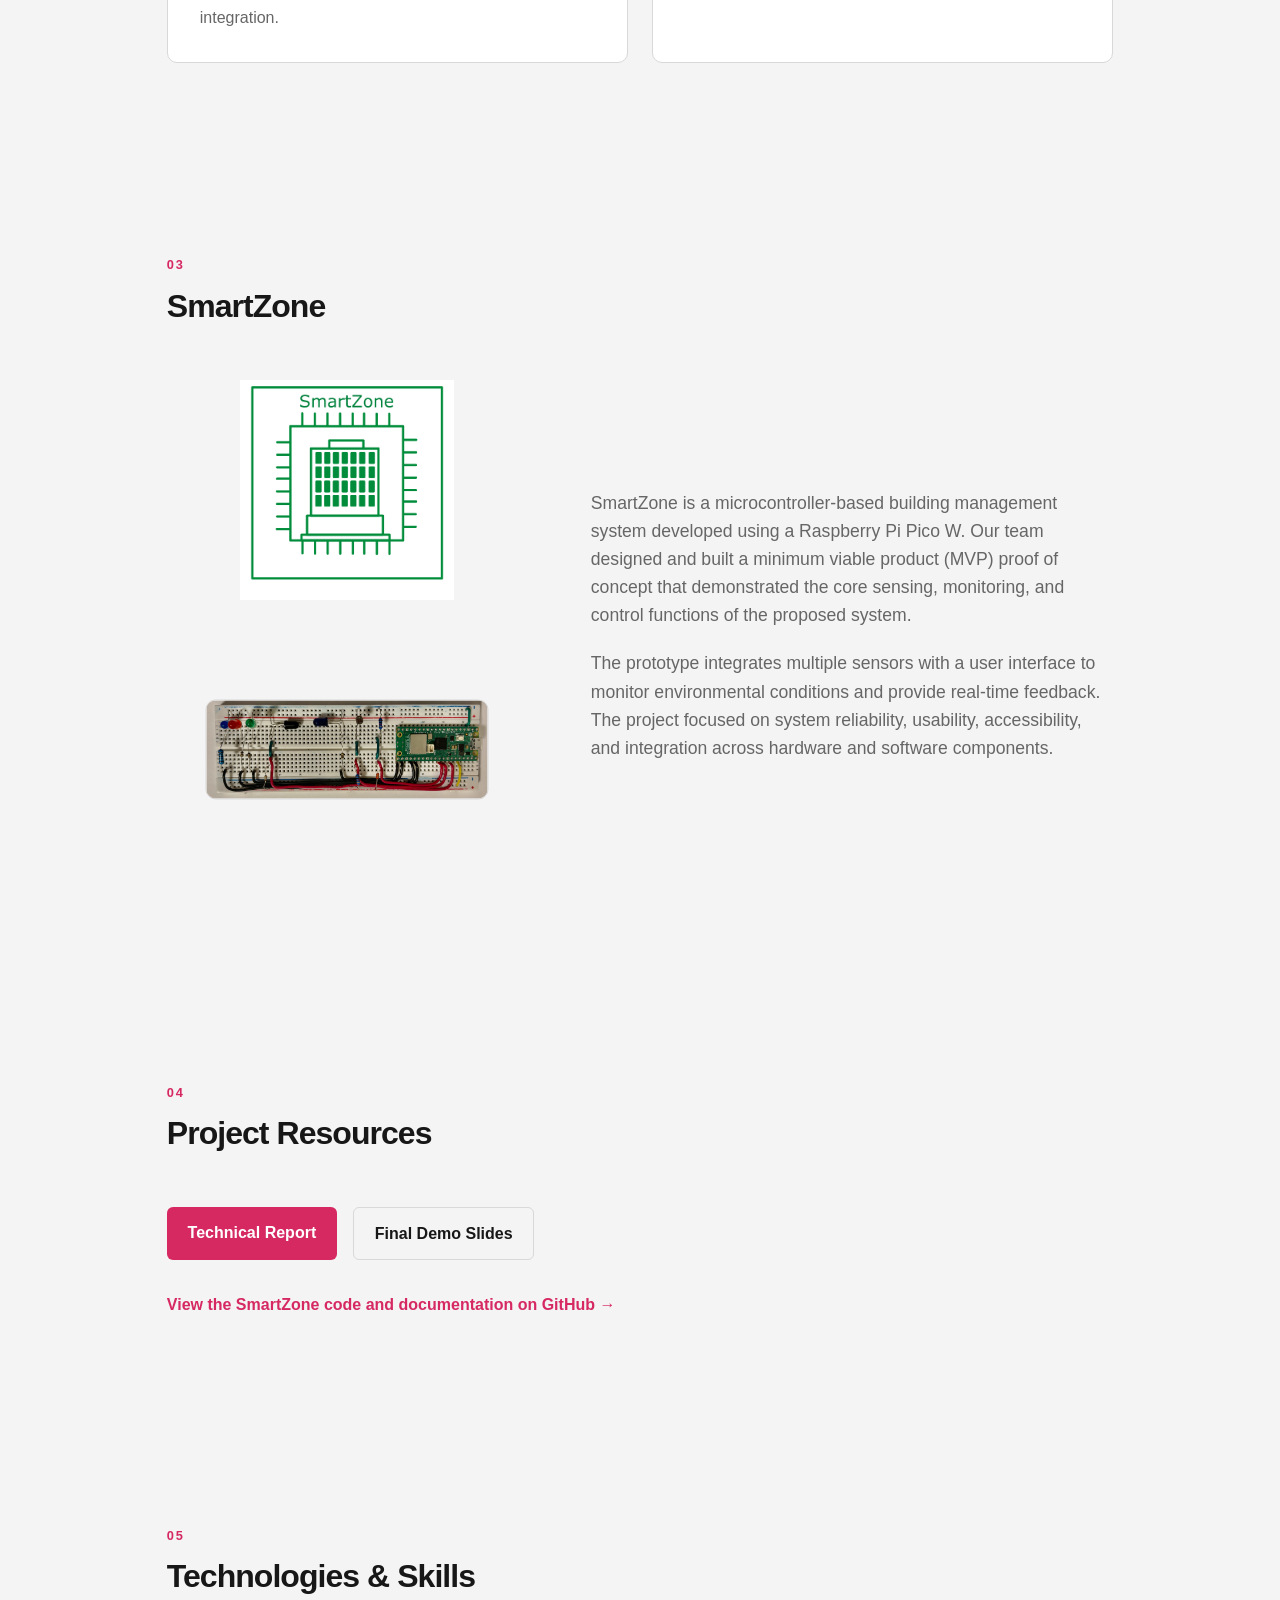
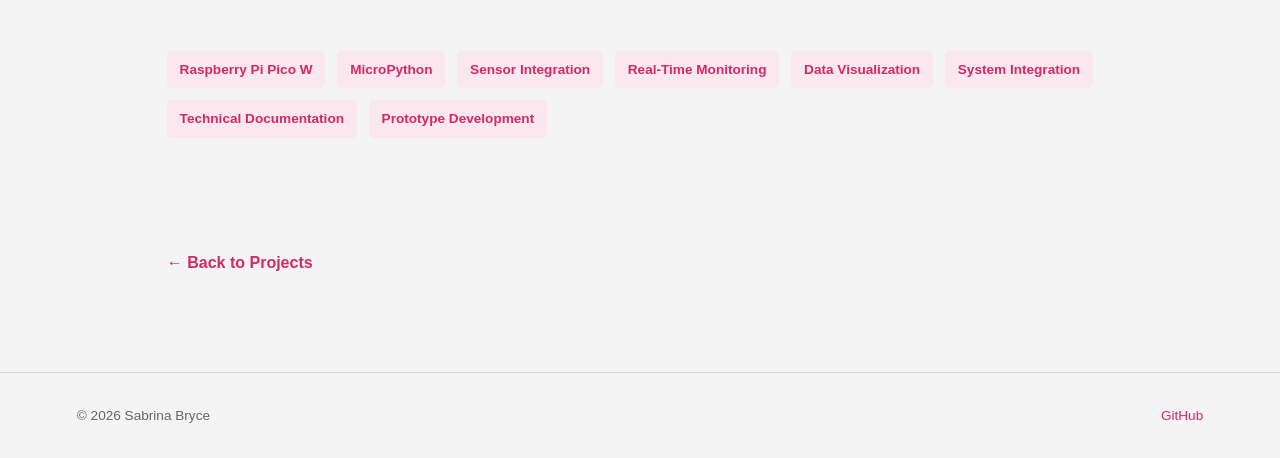
<file: projects/smartzone.html>
<!DOCTYPE html>

<html lang="en">
<head>
    <meta charset="UTF-8">
    <meta name="viewport" content="width=device-width, initial-scale=1.0">

    <meta name="description" content="Sabrina Bryce - Smart Building Management System project">

    <title>Smart Building Management System | Sabrina Bryce</title>

    <link rel="stylesheet" href="../style.css">
</head>

<body>

<header class="site-header">
    <a href="../index.html" class="logo-link">
        <img src="../images/logo.png" alt="Sabrina Bryce logo" class="logo">
    </a>

    <nav class="navigation">
        <a href="../index.html#about">About</a>
        <a href="../index.html#experience">Experience</a>
        <a href="../index.html#projects">Projects</a>
        <a href="https://github.com/Sabrina25a" target="_blank" rel="noopener noreferrer">
            GitHub
        </a>
    </nav>
</header>


<main>

    <!-- Project Header -->
    <section class="project-hero">

        <div class="project-hero-content">

            <p class="eyebrow">UVIC | ENGR 120 | JAN–APR 2026</p>

            <h1>Smart Building Management System</h1>

            <p class="project-intro">
                A Raspberry Pi Pico W-based smart building management system
                designed to improve monitoring, control, and accessibility
                within a university building.
            </p>

        </div>

    </section>


    <!-- Project Overview -->
    <section class="project-section">

        <div class="section-heading">
            <p class="section-number">01</p>
            <h2>Overview</h2>
        </div>

        <div class="section-content">
            <p>
                The Smart Building Management System was developed as part of
                ENGR 120 at the University of Victoria. The project explored how
                an integrated sensing and control system could improve the
                usability and accessibility of building environments. As part of
                the project, we developed and documented SmartZone, an MVP proof
                of concept for a smart building management system.
            </p>
            <p>
                SmartZone uses a Raspberry Pi Pico W, environmental sensors, and
                a user interface to monitor building conditions and provide
                real-time feedback and control. The prototype demonstrates how
                hardware and software components can be integrated to collect
                sensor data, process information, and support building management
                functions.
            </p>
        </div>
        
    </section>


    <!-- My Contribution -->
    <section class="project-section">

        <div class="section-heading">
            <p class="section-number">02</p>
            <h2>My Contribution</h2>
        </div>

        <div class="project-content-grid">

            <div class="project-detail-card">

                <h3>BuildHers</h3>

                <p>
                    I collaborated with the BuildHers team to document the
                    SmartZone design in the project's technical report.
                    The report compares SmartZone against two alternative
                    designs and evaluates the solutions based on factors
                    including accessibility, usability, reliability, and
                    system integration.
                </p>

            </div>


            <div class="project-detail-card">

                <h3>Integrated Systems Design Team</h3>

                <p>
                    I also worked with the Integrated Systems Design Team
                    to build and integrate the physical prototype for SmartZone. 
                    This included connecting the system components and developing
                    the prototype for the final demonstration.
                </p>

            </div>

        </div>

    </section>


    <!-- SmartZone -->
    <section class="project-section">

        <div class="section-heading">
            <p class="section-number">03</p>
            <h2>SmartZone</h2>
        </div>

        <div class="smartzone-feature">

            <div class="smartzone-visuals">

                <img
                    src="../images/SmartZoneLogo.png"
                    alt="SmartZone logo"
                    class="smartzone-logo"
                >

                <img
                    src="../images/SmartZonePrototype.png"
                    alt="SmartZone breadboard prototype"
                    class="smartzone-prototype"
                >

            </div>

            <div class="section-content">

                <p>
                    SmartZone is a microcontroller-based building management
                    system developed using a Raspberry Pi Pico W. Our team designed
                    and built a minimum viable product (MVP) proof of concept that
                    demonstrated the core sensing, monitoring, and control functions
                    of the proposed system.
                </p>

                <p>
                    The prototype integrates multiple sensors with a user interface
                    to monitor environmental conditions and provide real-time
                    feedback. The project focused on system reliability, usability,
                    accessibility, and integration across hardware and software
                    components.
                </p>

            </div>

        </div>
    </section>


    <!-- Project Resources -->
    <section class="project-section">

        <div class="section-heading">
            <p class="section-number">04</p>
            <h2>Project Resources</h2>
        </div>

        <div class="project-resources">

            <a
                href="../documents/SmartZone-Report.pdf"
                class="primary-button"
                target="_blank"
                rel="noopener noreferrer"
            >
                Technical Report
            </a>

            <a
                href="../documents/SmartZone-FinalDemo.pdf"
                class="secondary-button"
                target="_blank"
                rel="noopener noreferrer"
            >
                Final Demo Slides
            </a>

        </div>

        <p class="github-project-link">
            <a
                href="https://github.com/TheBuildHers/SmartZone"
                target="_blank"
                rel="noopener noreferrer"
            >
                View the SmartZone code and documentation on GitHub →
            </a>
        </p>

    </section>


    <!-- Technologies -->
    <section class="project-section">

        <div class="section-heading">
            <p class="section-number">05</p>
            <h2>Technologies & Skills</h2>
        </div>

        <div class="skills-list">

            <span>Raspberry Pi Pico W</span>
            <span>MicroPython</span>
            <span>Sensor Integration</span>
            <span>Real-Time Monitoring</span>
            <span>Data Visualization</span>
            <span>System Integration</span>
            <span>Technical Documentation</span>
            <span>Prototype Development</span>

        </div>

    </section>


    <!-- Back to Projects -->
    <section class="project-navigation">

        <a href="../index.html#projects">
            ← Back to Projects
        </a>

    </section>

</main>


<footer class="site-footer">

    <p>© 2026 Sabrina Bryce</p>

    <a
        href="https://github.com/Sabrina25a"
        target="_blank"
        rel="noopener noreferrer"
    >
        GitHub
    </a>

</footer>

</body>
</html>
</file>
<file: style.css>
/* ------------------------------
   General
------------------------------ */
:root {
    --background: #f4f4f4;
    --surface: #ffffff;
    --text: #171717;
    --muted-text: #666666;
    --accent: #d62962;
    --accent-light: #fbe7ee;
    --border: #d8d8d8;
}
* { box-sizing: border-box; margin: 0; padding: 0; }
html { scroll-behavior: smooth; }
body { font-family: -apple-system, BlinkMacSystemFont, "Segoe UI", sans-serif; background: var(--background); color: var(--text); line-height: 1.6; }
a { color: inherit; text-decoration: none; }
.site-header { position: sticky; top: 0; z-index: 100; display: flex; align-items: center; justify-content: space-between; padding: 0.9rem 6%; background: #171717; border-bottom: 2px solid var(--accent); backdrop-filter: blur(10px); }
.logo { width: 68px; height: 68px; object-fit: contain; }
.logo-link { display: flex; align-items: center; }
.navigation { display: flex; gap: 2rem; }
.navigation a { font-size: 0.95rem; font-weight: 500; color: #dddddd; transition: color 0.2s ease; }
.navigation a:hover { color: var(--accent); }
.hero { min-height: 80vh; display: flex; align-items: center; padding: 6rem 10%; }
.hero-content { max-width: 750px; }
.eyebrow { margin-bottom: 1rem; font-size: 0.85rem; font-weight: 700; letter-spacing: 0.15em; color: var(--accent); }
.hero h1 { margin-bottom: 1.25rem; font-size: clamp(3.5rem, 9vw, 7rem); line-height: 0.95; letter-spacing: -0.05em; }
.hero-description { max-width: 650px; margin-bottom: 2rem; font-size: 1.25rem; color: var(--muted-text); }
.primary-button { display: inline-block; padding: 0.8rem 1.3rem; background: var(--accent); color: white; border-radius: 6px; font-weight: 600; transition: transform 0.2s ease, opacity 0.2s ease; }
.primary-button:hover { transform: translateY(-2px); opacity: 0.9; }
.content-section { max-width: 1100px; margin: 0 auto; padding: 7rem 6%; }
.section-heading { margin-bottom: 3rem; }
.section-number { margin-bottom: 0.3rem; font-size: 0.8rem; font-weight: 700; letter-spacing: 0.15em; color: var(--accent); }
.section-heading h2 { font-size: 2.5rem; letter-spacing: -0.03em; }
.section-content { max-width: 750px; }
.section-content p { margin-bottom: 1.25rem; font-size: 1.1rem; color: var(--muted-text); }
.experience-list { display: flex; flex-direction: column; }
.experience-item { display: grid; grid-template-columns: 100px 1fr; gap: 2rem; padding: 2rem 0; border-top: 1px solid var(--border); }
.experience-date { font-size: 0.85rem; font-weight: 700; color: var(--accent); }
.experience-item h3 { margin-bottom: 0.25rem; font-size: 1.25rem; }
.experience-organization { margin-bottom: 0.75rem; font-weight: 600; }
.experience-item p:last-child { max-width: 700px; color: var(--muted-text); }
.projects-section { padding-bottom: 8rem; }
.project-grid { display: grid; grid-template-columns: repeat(auto-fit, minmax(280px, 1fr)); gap: 1.5rem; align-items: stretch; }
.project-card { position: relative; display: flex; flex-direction: column; align-items: flex-start; padding: 2rem; background: var(--surface); border: 1px solid var(--border); border-radius: 10px; transition: transform 0.2s ease, box-shadow 0.2s ease; }
.project-card:hover { transform: translateY(-5px); box-shadow: 0 12px 30px rgba(23, 32, 51, 0.08); }
.project-card-logo { display: block; width: 150px; height: 150px; object-fit: contain; margin: 0 auto 1.25rem; align-self: center; }
.project-card-preview { display: block; width: 100%; aspect-ratio: 16 / 10; object-fit: cover; object-position: top center; margin: 0 0 1.25rem; border: 1px solid var(--border); border-radius: 6px; background: #07090d; }
.project-status { display: inline-block; margin-bottom: 1.25rem; padding: 0.3rem 0.6rem; background: var(--accent-light); color: var(--accent); border-radius: 4px; font-size: 0.7rem; font-weight: 700; letter-spacing: 0.08em; }
.rocket { width: fit-content; margin: 0 auto 1.5rem; font-family: "Courier New", monospace; font-size: 0.7rem; line-height: 1.05; text-align: left; color: var(--text); align-self: center; }
.project-card h3 { margin-bottom: 0.5rem; font-size: 1.4rem; }
.project-card p { margin-bottom: 1.1rem; color: var(--muted-text); }
.project-link { margin-top: auto; padding-top: 0.25rem; font-weight: 600; color: var(--accent); }
.project-meta { margin-bottom: 1rem; font-size: 0.8rem; color: var(--muted-text); }
.site-footer { display: flex; justify-content: space-between; padding: 2rem 6%; border-top: 1px solid var(--border); color: var(--muted-text); font-size: 0.85rem; }
.site-footer a { color: var(--accent); }
/* Project pages */
.project-hero { padding: 7rem 10% 5rem; background: var(--background); }
.project-hero-content { max-width: 850px; }
.project-hero h1 { margin-bottom: 1.5rem; font-size: clamp(3rem, 7vw, 5.5rem); line-height: 1; letter-spacing: -0.04em; }
.project-intro { max-width: 700px; font-size: 1.25rem; color: var(--muted-text); }
.project-section { max-width: 1100px; margin: 0 auto; padding: 6rem 6%; }
.project-section h2 { margin-bottom: 1.25rem; font-size: 2rem; letter-spacing: -0.03em; }
.project-section > p { max-width: 850px; margin-bottom: 1rem; color: var(--muted-text); }
.project-content-grid { display: grid; grid-template-columns: repeat(2, 1fr); gap: 1.5rem; }
.project-detail-card { padding: 2rem; background: var(--surface); border: 1px solid var(--border); border-radius: 10px; }
.project-detail-card h3 { margin-bottom: 1rem; font-size: 1.3rem; }
.project-detail-card p, .project-detail-card li { color: var(--muted-text); }
.project-detail-card ul { padding-left: 1.2rem; }
.smartzone-feature { display: flex; align-items: center; gap: 4rem; }
.smartzone-visuals { width: 360px; flex-shrink: 0; }
.smartzone-logo { display: block; width: 220px; height: 220px; object-fit: contain; margin: 0 auto 0.5rem; }
.smartzone-prototype { display: block; width: 100px; height: auto; margin: 0 auto; border-radius: 10px; border: 1px solid var(--border); transform: rotate(90deg); }
.project-resources { display: flex; flex-wrap: wrap; gap: 1rem; margin-bottom: 2rem; }
.secondary-button { display: inline-block; padding: 0.8rem 1.3rem; background: transparent; color: var(--text); border: 1px solid var(--border); border-radius: 6px; font-weight: 600; transition: border-color 0.2s ease, color 0.2s ease, transform 0.2s ease; }
.secondary-button:hover { border-color: var(--accent); color: var(--accent); transform: translateY(-2px); }
.github-project-link a { color: var(--accent); font-weight: 600; }
.github-project-link a:hover { text-decoration: underline; }
.skills-list { display: flex; flex-wrap: wrap; gap: 0.75rem; }
.skills-list span { padding: 0.5rem 0.8rem; background: var(--accent-light); color: var(--accent); border-radius: 5px; font-size: 0.85rem; font-weight: 600; }
.project-navigation { max-width: 1100px; margin: 0 auto; padding: 1rem 6% 6rem; }
.project-navigation a { color: var(--accent); font-weight: 600; }
.project-navigation a:hover { text-decoration: underline; }
.project-figure { margin: 2rem 0; }
.project-figure img { display: block; width: 100%; height: auto; border: 1px solid var(--border); border-radius: 8px; }
.wiring-figure img { width: 72%; max-width: 680px; margin: 0 auto; }
.project-figure figcaption { margin-top: 0.6rem; color: var(--muted-text); font-size: 0.85rem; }
@media (max-width: 700px) {
    .wiring-figure img { width: 100%; }
    .site-header { padding: 0.8rem 5%; }
    .navigation { gap: 1rem; }
    .navigation a { font-size: 0.8rem; }
    .hero { min-height: 75vh; padding: 4rem 7%; }
    .hero h1 { font-size: 4rem; }
    .hero-description { font-size: 1.05rem; }
    .content-section { padding: 5rem 7%; }
    .experience-item { grid-template-columns: 1fr; gap: 0.5rem; }
    .site-footer { padding: 2rem 7%; }
    .project-card-logo { width: 125px; height: 125px; }
    .project-hero { padding: 5rem 7% 3rem; }
    .project-hero h1 { font-size: 3.2rem; }
    .project-section { padding: 4rem 7%; }
    .project-content-grid { grid-template-columns: 1fr; }
    .smartzone-feature { flex-direction: column; align-items: flex-start; gap: 2rem; }
    .smartzone-visuals { width: 100%; max-width: 360px; }
    .smartzone-logo { width: 160px; height: 160px; margin: 0 auto 0.5rem; }
    .smartzone-prototype { width: 80px; margin: 0 auto; }
    .project-resources { flex-direction: column; align-items: flex-start; }
}
</file>
